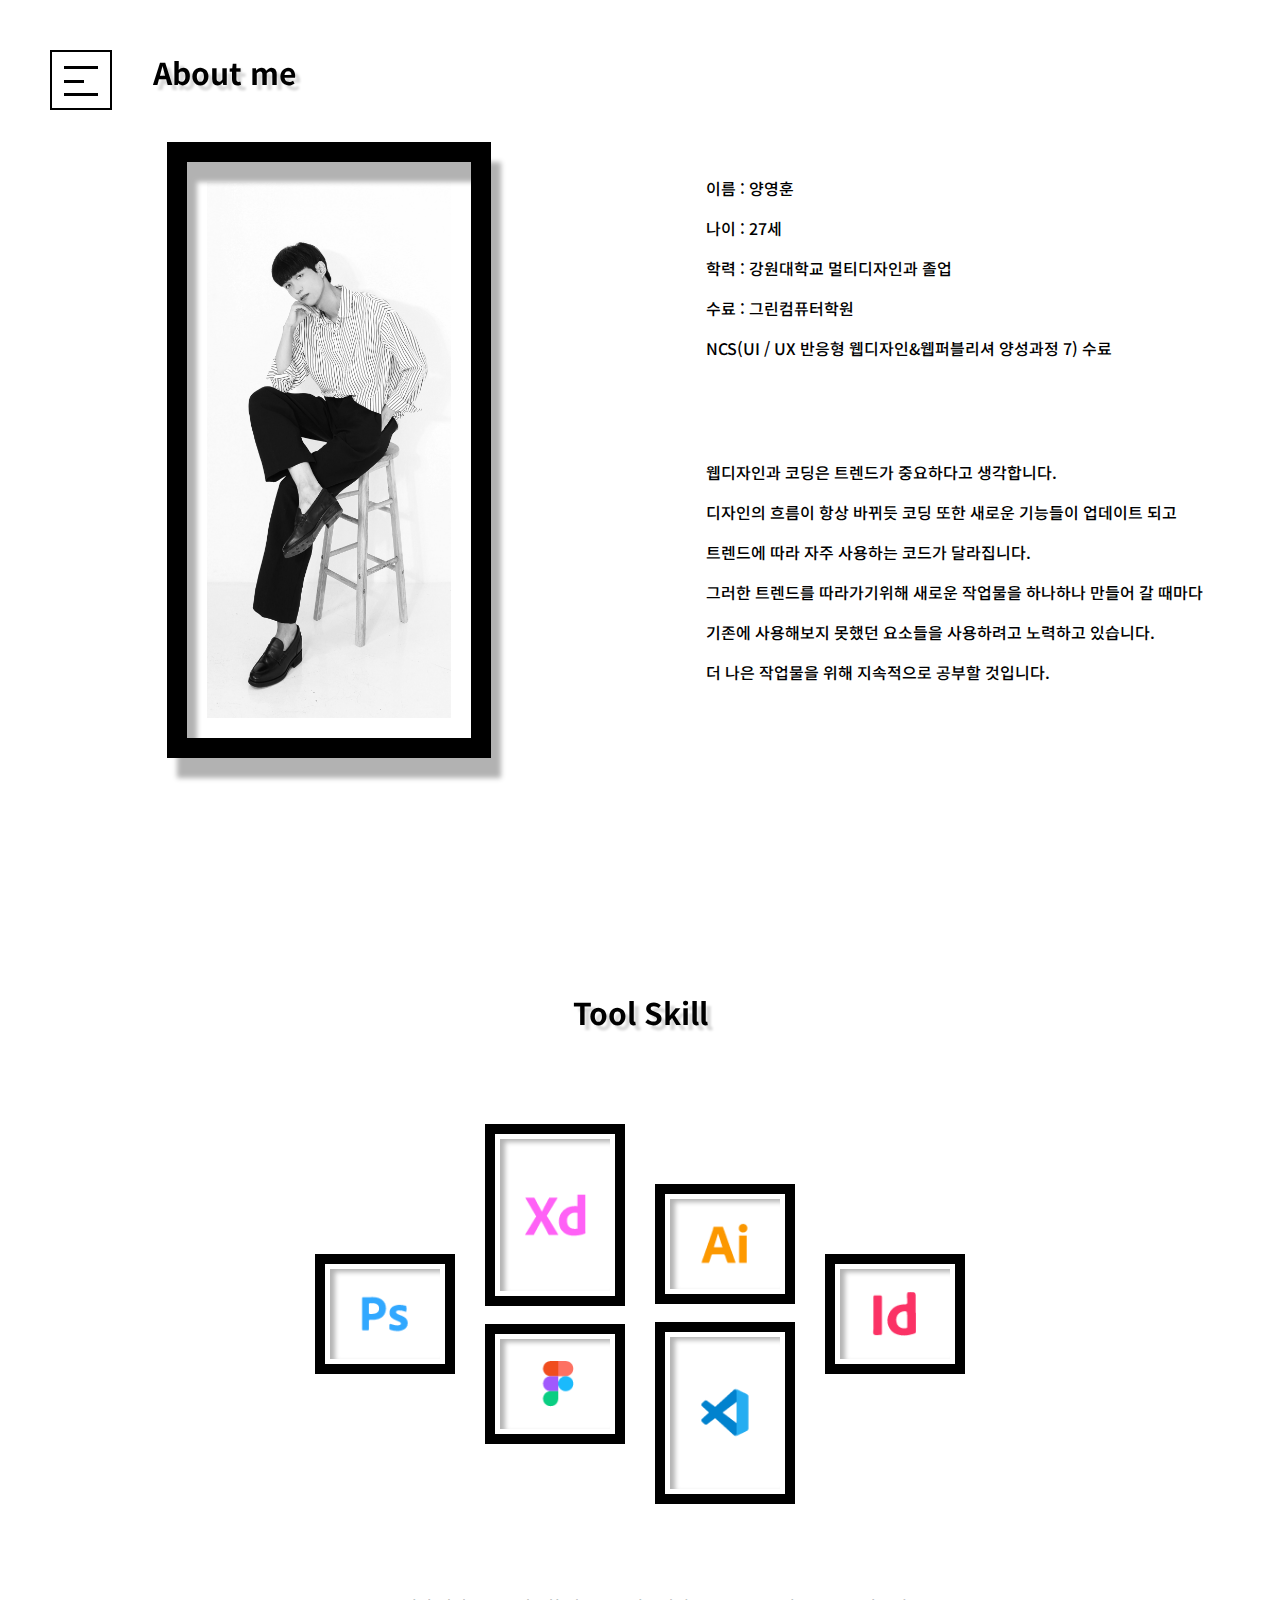
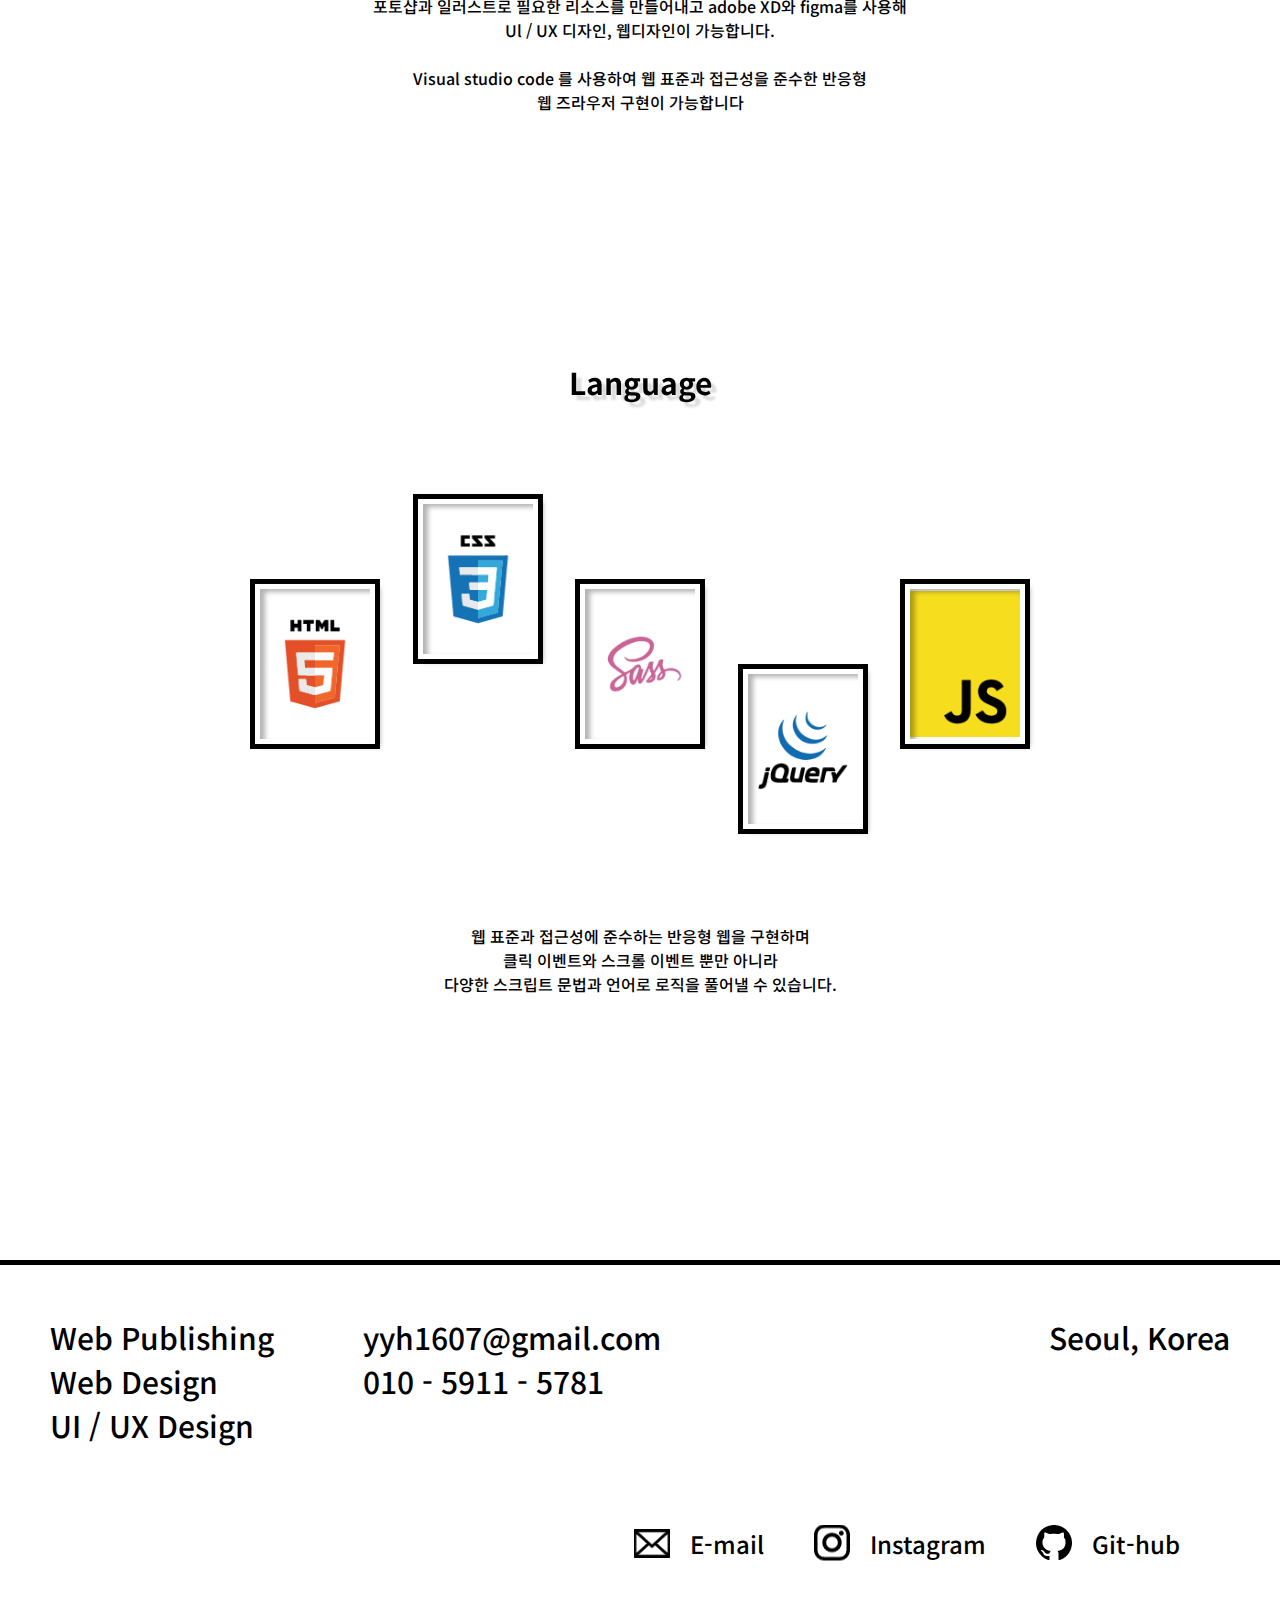
<file: about.html>
<!DOCTYPE html>
<html lang="ko">
<head>
    <meta charset="UTF-8">
    <meta http-equiv="X-UA-Compatible" content="IE=edge">
    <meta name="viewport" content="width=device-width, initial-scale=1.0">
    <title>about</title>
    <link rel="stylesheet" href="./css/about.css">
    <script src="https://ajax.googleapis.com/ajax/libs/jquery/3.6.0/jquery.min.js"></script>
    <script defer src="./js/about.js"></script>
    <script defer src="./js/common.js"></script>
</head>
<body>
    <header>

    </header>


    <main>
        <section class="contain1">

            <h2>About me</h2>

            <div class="frame_box">
                <div class="frame"></div>
                <div class="content">
                    <img src="./img/profile/black3.jpg" alt="">
                </div>
            </div>
            <div class="text">
                <p class="a">이름 : 양영훈
                    나이 : 27세
                    학력 : 강원대학교 멀티디자인과 졸업
                    수료 : 그린컴퓨터학원
                    NCS(UI / UX 반응형 웹디자인&웹퍼블리셔 양성과정 7) 수료</p>
                <p class="b">웹디자인과 코딩은 트렌드가 중요하다고 생각합니다. 
                    디자인의 흐름이 항상 바뀌듯 코딩 또한 새로운 기능들이 업데이트 되고 
                    트렌드에 따라 자주 사용하는 코드가 달라집니다. 
                    그러한 트렌드를 따라가기위해 새로운 작업물을 하나하나 만들어 갈 때마다 
                    기존에 사용해보지 못했던 요소들을 사용하려고 노력하고 있습니다. 
                    더 나은 작업물을 위해 지속적으로 공부할 것입니다.

                </p>
            </div>


        </section>

        <section class="contain2">
            <h2>Tool Skill</h2>
            <div class="frame_warp">

                <div class="small">
                    <div class="frame1"></div>
                    <div class="content1">
                        <img src="./img/icon/ps.png" alt="">
                        <div class="ps">
                            <span>70%</span>
                        </div>
                    </div>
                </div>


                <div class="frame_flex">
                    <div class="medium">
                        <div class="frame1"></div>
                        <div class="content1">
                            <img src="./img/icon/xd.png" alt="">
                            <div class="xd">
                                <span>80%</span>
                            </div>
                        </div>
                    </div>
                    <div class="small" style="margin-bottom: 60px;">
                        <div class="frame1"></div>
                        <div class="content1">
                            <img src="./img/icon/figma.png" alt="">
                            <div class="figma">
                                <span>60%</span>
                            </div>
                        </div>
                    </div>
                </div>


                <div class="frame_flex">
                    <div class="small" style="margin-top: 60px;">
                        <div class="frame1"></div>
                        <div class="content1">
                            <img src="./img/icon/ai.png" alt="">
                            <div class="ai">
                                <span>90%</span>
                            </div>
                            <div></div>
                        </div>
                    </div>
                    <div class="medium">
                        <div class="frame1"></div>
                        <div class="content1">
                            <img src="./img/icon/vsc.png" alt="">
                            <div class="vsc">
                                <span>80%</span>
                            </div>
                        </div>
                    </div>
                </div>


                <div class="small">
                    <div class="frame1"></div>
                    <div class="content1">
                        <img src="./img/icon/id.png" alt="">
                        <div class="id">
                            <span>50%</span>
                        </div>
                    </div>
                </div>


            </div>
            <p>포토샵과 일러스트로 필요한 리소스를 만들어내고 adobe XD와 figma를 사용해 
                Ul / UX 디자인, 웹디자인이 가능합니다.
                
                Visual studio code 를 사용하여 웹 표준과 접근성을 준수한 반응형
                웹 즈라우저 구현이 가능합니다</p>


        </section>

        <section class="contain3">
            <h2>Language</h2>
            <div class="frame_warp2">
                <div>
                    <div class="frame1"></div>
                    <div class="content1">
                        <img src="./img/icon/html.png" alt="">
                        <div class="html">
                            <span>90%</span>
                        </div>
                    </div>
                </div>
                <div>
                    <div class="frame1"></div>
                    <div class="content1">
                        <img src="./img/icon/css.png" alt="">
                        <div class="css">
                            <span>80%</span>
                        </div>
                    </div>
                </div>
                <div>
                    <div class="frame1"></div>
                    <div class="content1">
                        <img src="./img/icon/scss.png" alt="">
                        <div class="scss">
                            <span>70%</span>
                        </div>
                    </div>
                </div>
                <div>
                    <div class="frame1"></div>
                    <div class="content1">
                        <img src="./img/icon/jq.png" alt="">
                        <div class="jq">
                            <span>80%</span>
                        </div>
                    </div>
                </div>
                <div>
                    <div class="frame1"></div>
                    <div class="content1">
                        <img src="./img/icon/js.png" alt="">
                        <div class="js">
                            <span>60%</span>
                        </div>
                    </div>
                </div>
            
            </div>
            <p>웹 표준과 접근성에 준수하는 반응형 웹을 구현하며
                클릭 이벤트와 스크롤 이벤트 뿐만 아니라
                다양한 스크립트 문법과 언어로 로직을 풀어낼 수 있습니다.  </p>
        </section>




    </main>


    <footer></footer>


</body>
</html>
</file>
<file: css/about.css>
@import url(./common.css);
section {
  width: 100%;
  height: 100vh;
}

h2 {
  font-size: 40px;
  font-weight: 700;
  filter: drop-shadow(5px 5px 1px rgba(0, 0, 0, 0.15));
}

.contain1 {
  position: relative;
  padding: 50px;
  display: flex;
  align-items: center;
}
.contain1 > h2 {
  position: absolute;
  top: 50px;
  left: 11.97%;
}
.contain1 .frame_box {
  position: relative;
  margin-left: 9.89%;
  width: 27.47%;
  height: 77.01%;
}
.contain1 .frame_box > .frame {
  position: absolute;
  left: 0;
  top: 0;
  width: 100%;
  height: 100%;
  border: 20px solid #000;
  box-shadow: inset 10px 20px 5px rgba(0, 0, 0, 0.3), 10px 20px 5px rgba(0, 0, 0, 0.3);
  z-index: 1;
}
.contain1 .frame_box > .content {
  position: absolute;
  top: 20px;
  left: 20px;
  width: calc(100% - 40px);
  height: calc(100% - 40px);
  border: solid 20px #fff;
}
.contain1 .frame_box > .content > img {
  width: 100%;
  height: 100%;
  -o-object-fit: cover;
     object-fit: cover;
}
.contain1 .text {
  margin-left: 18.22%;
  white-space: pre-line;
}
.contain1 .text .a {
  margin-bottom: 60px;
}
.contain1 .text > p {
  font-size: 20px;
  font-weight: 500;
  line-height: 40px;
}

.contain2 {
  display: flex;
  flex-direction: column;
  align-items: center;
  margin-bottom: 160px;
}
.contain2 > h2 {
  margin-top: 10vh;
  text-align: center;
}
.contain2 .frame_warp {
  position: relative;
  display: flex;
  justify-content: space-between;
  align-items: center;
  margin-top: 10vh;
  width: 650px;
  height: 380px;
}
.contain2 .frame_warp .frame1 {
  position: absolute;
  left: 0;
  top: 0;
  width: 100%;
  height: 100%;
  border: solid 5px #fff;
  box-shadow: inset 5px 3px 5px rgba(0, 0, 0, 0.3), 5px 3px 5px rgba(0, 0, 0, 0.3);
  z-index: 1;
}
.contain2 .frame_warp .content1 {
  position: absolute;
  left: 5px;
  top: 5px;
  width: calc(100% - 10px);
  height: calc(100% - 10px);
  overflow: hidden;
}
.contain2 .frame_warp .content1 > img {
  width: 100%;
  height: 100%;
  -o-object-fit: contain;
     object-fit: contain;
  transition: 0.3s;
}
.contain2 .frame_warp .content1 > div {
  display: flex;
  justify-content: center;
  align-items: center;
  width: 100%;
  height: 100%;
  transition: 0.5s;
  opacity: 0;
}
.contain2 .frame_warp .content1 > div > span {
  font-size: 30px;
  font-weight: 700;
  color: #fff;
}
.contain2 .frame_warp .small {
  position: relative;
  width: 140px;
  height: 120px;
  border: solid 10px #000;
}
.contain2 .frame_warp .small:hover .content1 > img {
  transform: translateY(-100%);
  opacity: 1;
}
.contain2 .frame_warp .small:hover .content1 > div {
  transform: translateY(-105%);
  opacity: 1;
}
.contain2 .frame_warp .medium {
  position: relative;
  width: 140px;
  height: 182px;
  border: solid 10px #000;
}
.contain2 .frame_warp .medium:hover .content1 > img {
  transform: translateY(-100%);
  opacity: 1;
}
.contain2 .frame_warp .medium:hover .content1 > div {
  transform: translateY(-104%);
  opacity: 1;
}
.contain2 .frame_warp .frame_flex {
  height: 100%;
  display: flex;
  flex-direction: column;
  justify-content: space-between;
}
.contain2 .frame_warp .ps {
  background-color: #31A8FF;
}
.contain2 .frame_warp .xd {
  background-color: #FF61F6;
}
.contain2 .frame_warp .figma {
  background-image: url(../img/icon/bg.png);
  background-repeat: no-repeat;
  background-size: cover;
}
.contain2 .frame_warp .ai {
  background-color: #FC9800;
}
.contain2 .frame_warp .vsc {
  background-color: #0182CE;
}
.contain2 .frame_warp .id {
  background-color: #FB3265;
}
.contain2 > p {
  margin-top: 10vh;
  text-align: center;
  white-space: pre-line;
  font-size: 20px;
  font-weight: 40px;
}

.contain3 {
  display: flex;
  flex-direction: column;
  align-items: center;
}
.contain3 > h2 {
  margin-bottom: 10vh;
}
.contain3 .frame_warp2 {
  display: flex;
  justify-content: space-between;
  align-items: center;
  margin-bottom: 10vh;
  width: 780px;
  height: 340px;
}
.contain3 .frame_warp2 > div {
  position: relative;
  width: 130px;
  height: 170px;
  border: solid 5px #000;
}
.contain3 .frame_warp2 > div:hover .content1 > img {
  transform: translateY(-100%);
  opacity: 1;
}
.contain3 .frame_warp2 > div:hover .content1 > div {
  transform: translateY(-103%);
  opacity: 1;
}
.contain3 .frame_warp2 > div:nth-of-type(2) {
  margin-bottom: 170px;
}
.contain3 .frame_warp2 > div:nth-of-type(4) {
  margin-top: 170px;
}
.contain3 .frame_warp2 > div .frame1 {
  position: absolute;
  left: 0;
  top: 0;
  width: 100%;
  height: 100%;
  border: solid 5px #fff;
  box-shadow: inset 5px 3px 5px rgba(0, 0, 0, 0.3), 5px 3px 5px rgba(0, 0, 0, 0.3);
  z-index: 1;
}
.contain3 .frame_warp2 > div .content1 {
  position: absolute;
  left: 5px;
  top: 5px;
  width: calc(100% - 10px);
  height: calc(100% - 10px);
  overflow: hidden;
}
.contain3 .frame_warp2 > div .content1 > img {
  width: 100%;
  height: 100%;
  -o-object-fit: contain;
     object-fit: contain;
  transition: 0.3s;
}
.contain3 .frame_warp2 > div .content1 > div {
  display: flex;
  justify-content: center;
  align-items: center;
  width: 100%;
  height: 100%;
  transition: 0.5s;
  opacity: 0;
}
.contain3 .frame_warp2 > div .content1 > div > span {
  font-size: 30px;
  font-weight: 700;
  color: #fff;
}
.contain3 .frame_warp2 > div .html {
  background-color: #F0662B;
}
.contain3 .frame_warp2 > div .css {
  background-color: #33A8DB;
}
.contain3 .frame_warp2 > div .scss {
  background-color: #C86496;
}
.contain3 .frame_warp2 > div .jq {
  background-color: #116BAF;
}
.contain3 .frame_warp2 > div .js {
  background-color: #F6DE1E;
}
.contain3 .frame_warp2 > div .js > span {
  color: #000 !important;
}
.contain3 > p {
  text-align: center;
  white-space: pre-line;
  font-size: 20px;
  font-weight: 40px;
}

@media (min-width: 1280px) and (max-width: 1919px) {
  h2 {
    font-size: 30px;
    font-weight: 700;
    filter: drop-shadow(5px 5px 1px rgba(0, 0, 0, 0.15));
  }
  .contain1 {
    position: relative;
    padding: 50px;
    display: flex;
    align-items: center;
  }
  .contain1 > h2 {
    position: absolute;
    top: 50px;
    left: 11.97%;
  }
  .contain1 .frame_box {
    position: relative;
    margin-left: 9.89%;
    width: 27.47%;
    height: 77.01%;
  }
  .contain1 .frame_box > .frame {
    position: absolute;
    left: 0;
    top: 0;
    width: 100%;
    height: 100%;
    border: 20px solid #000;
    box-shadow: inset 10px 20px 5px rgba(0, 0, 0, 0.3), 10px 20px 5px rgba(0, 0, 0, 0.3);
    z-index: 1;
  }
  .contain1 .frame_box > .content {
    position: absolute;
    top: 20px;
    left: 20px;
    width: calc(100% - 40px);
    height: calc(100% - 40px);
    border: solid 20px #fff;
  }
  .contain1 .frame_box > .content > img {
    width: 100%;
    height: 100%;
    -o-object-fit: cover;
       object-fit: cover;
  }
  .contain1 .text {
    margin-left: 18.22%;
    white-space: pre-line;
  }
  .contain1 .text .a {
    margin-bottom: 60px;
  }
  .contain1 .text > p {
    font-size: 16px;
    font-weight: 500;
    line-height: 40px;
  }
  .contain2 {
    display: flex;
    flex-direction: column;
    align-items: center;
    margin-bottom: 160px;
  }
  .contain2 > h2 {
    margin-top: 10vh;
    text-align: center;
  }
  .contain2 .frame_warp {
    position: relative;
    display: flex;
    justify-content: space-between;
    align-items: center;
    margin-top: 10vh;
    width: 650px;
    height: 380px;
  }
  .contain2 .frame_warp .frame1 {
    position: absolute;
    left: 0;
    top: 0;
    width: 100%;
    height: 100%;
    border: solid 5px #fff;
    box-shadow: inset 5px 3px 5px rgba(0, 0, 0, 0.3), 5px 3px 5px rgba(0, 0, 0, 0.3);
    z-index: 1;
  }
  .contain2 .frame_warp .content1 {
    position: absolute;
    left: 5px;
    top: 5px;
    width: calc(100% - 10px);
    height: calc(100% - 10px);
    overflow: hidden;
  }
  .contain2 .frame_warp .content1 > img {
    width: 100%;
    height: 100%;
    -o-object-fit: contain;
       object-fit: contain;
    transition: 0.3s;
  }
  .contain2 .frame_warp .content1 > div {
    display: flex;
    justify-content: center;
    align-items: center;
    width: 100%;
    height: 100%;
    transition: 0.5s;
    opacity: 0;
  }
  .contain2 .frame_warp .content1 > div > span {
    font-size: 30px;
    font-weight: 700;
    color: #fff;
  }
  .contain2 .frame_warp .small {
    position: relative;
    width: 140px;
    height: 120px;
    border: solid 10px #000;
  }
  .contain2 .frame_warp .small:hover .content1 > img {
    transform: translateY(-100%);
    opacity: 1;
  }
  .contain2 .frame_warp .small:hover .content1 > div {
    transform: translateY(-105%);
    opacity: 1;
  }
  .contain2 .frame_warp .medium {
    position: relative;
    width: 140px;
    height: 182px;
    border: solid 10px #000;
  }
  .contain2 .frame_warp .medium:hover .content1 > img {
    transform: translateY(-100%);
    opacity: 1;
  }
  .contain2 .frame_warp .medium:hover .content1 > div {
    transform: translateY(-104%);
    opacity: 1;
  }
  .contain2 .frame_warp .frame_flex {
    height: 100%;
    display: flex;
    flex-direction: column;
    justify-content: space-between;
  }
  .contain2 .frame_warp .ps {
    background-color: #31A8FF;
  }
  .contain2 .frame_warp .xd {
    background-color: #FF61F6;
  }
  .contain2 .frame_warp .figma {
    background-image: url(../img/icon/bg.png);
    background-repeat: no-repeat;
    background-size: cover;
  }
  .contain2 .frame_warp .ai {
    background-color: #FC9800;
  }
  .contain2 .frame_warp .vsc {
    background-color: #0182CE;
  }
  .contain2 .frame_warp .id {
    background-color: #FB3265;
  }
  .contain2 > p {
    margin-top: 10vh;
    text-align: center;
    white-space: pre-line;
    font-size: 16px;
    font-weight: 40px;
  }
  .contain3 {
    display: flex;
    flex-direction: column;
    align-items: center;
  }
  .contain3 > h2 {
    margin-bottom: 10vh;
  }
  .contain3 .frame_warp2 {
    display: flex;
    justify-content: space-between;
    align-items: center;
    margin-bottom: 10vh;
    width: 780px;
    height: 340px;
  }
  .contain3 .frame_warp2 > div {
    position: relative;
    width: 130px;
    height: 170px;
    border: solid 5px #000;
  }
  .contain3 .frame_warp2 > div:hover .content1 > img {
    transform: translateY(-100%);
    opacity: 1;
  }
  .contain3 .frame_warp2 > div:hover .content1 > div {
    transform: translateY(-103%);
    opacity: 1;
  }
  .contain3 .frame_warp2 > div:nth-of-type(2) {
    margin-bottom: 170px;
  }
  .contain3 .frame_warp2 > div:nth-of-type(4) {
    margin-top: 170px;
  }
  .contain3 .frame_warp2 > div .frame1 {
    position: absolute;
    left: 0;
    top: 0;
    width: 100%;
    height: 100%;
    border: solid 5px #fff;
    box-shadow: inset 5px 3px 5px rgba(0, 0, 0, 0.3), 5px 3px 5px rgba(0, 0, 0, 0.3);
    z-index: 1;
  }
  .contain3 .frame_warp2 > div .content1 {
    position: absolute;
    left: 5px;
    top: 5px;
    width: calc(100% - 10px);
    height: calc(100% - 10px);
    overflow: hidden;
  }
  .contain3 .frame_warp2 > div .content1 > img {
    width: 100%;
    height: 100%;
    -o-object-fit: contain;
       object-fit: contain;
    transition: 0.3s;
  }
  .contain3 .frame_warp2 > div .content1 > div {
    display: flex;
    justify-content: center;
    align-items: center;
    width: 100%;
    height: 100%;
    transition: 0.5s;
    opacity: 0;
  }
  .contain3 .frame_warp2 > div .content1 > div > span {
    font-size: 30px;
    font-weight: 700;
    color: #fff;
  }
  .contain3 .frame_warp2 > div .html {
    background-color: #F0662B;
  }
  .contain3 .frame_warp2 > div .css {
    background-color: #33A8DB;
  }
  .contain3 .frame_warp2 > div .scss {
    background-color: #C86496;
  }
  .contain3 .frame_warp2 > div .jq {
    background-color: #116BAF;
  }
  .contain3 .frame_warp2 > div .js {
    background-color: #F6DE1E;
  }
  .contain3 .frame_warp2 > div .js > span {
    color: #000 !important;
  }
  .contain3 > p {
    text-align: center;
    white-space: pre-line;
    font-size: 16px;
    font-weight: 40px;
  }
}
@media (min-width: 1025px) and (max-width: 1279px) {
  h2 {
    font-size: 30px;
    font-weight: 700;
    filter: drop-shadow(5px 5px 1px rgba(0, 0, 0, 0.15));
  }
  .contain1 {
    position: relative;
    padding: 50px;
    display: flex;
    align-items: center;
  }
  .contain1 > h2 {
    position: absolute;
    top: 50px;
    left: 11.97%;
  }
  .contain1 .frame_box {
    position: relative;
    margin-left: 9.89%;
    width: 27.47%;
    height: 77.01%;
  }
  .contain1 .frame_box > .frame {
    position: absolute;
    left: 0;
    top: 0;
    width: 100%;
    height: 100%;
    border: 20px solid #000;
    box-shadow: inset 10px 20px 5px rgba(0, 0, 0, 0.3), 10px 20px 5px rgba(0, 0, 0, 0.3);
    z-index: 1;
  }
  .contain1 .frame_box > .content {
    position: absolute;
    top: 20px;
    left: 20px;
    width: calc(100% - 40px);
    height: calc(100% - 40px);
    border: solid 20px #fff;
  }
  .contain1 .frame_box > .content > img {
    width: 100%;
    height: 100%;
    -o-object-fit: cover;
       object-fit: cover;
  }
  .contain1 .text {
    margin-left: 18.22%;
    white-space: pre-line;
  }
  .contain1 .text .a {
    margin-bottom: 60px;
  }
  .contain1 .text > p {
    font-size: 14px;
    font-weight: 500;
    line-height: 40px;
  }
  .contain2 {
    display: flex;
    flex-direction: column;
    align-items: center;
    margin-bottom: 160px;
  }
  .contain2 > h2 {
    margin-top: 10vh;
    text-align: center;
  }
  .contain2 .frame_warp {
    position: relative;
    display: flex;
    justify-content: space-between;
    align-items: center;
    margin-top: 10vh;
    width: 650px;
    height: 380px;
  }
  .contain2 .frame_warp .frame1 {
    position: absolute;
    left: 0;
    top: 0;
    width: 100%;
    height: 100%;
    border: solid 5px #fff;
    box-shadow: inset 5px 3px 5px rgba(0, 0, 0, 0.3), 5px 3px 5px rgba(0, 0, 0, 0.3);
    z-index: 1;
  }
  .contain2 .frame_warp .content1 {
    position: absolute;
    left: 5px;
    top: 5px;
    width: calc(100% - 10px);
    height: calc(100% - 10px);
    overflow: hidden;
  }
  .contain2 .frame_warp .content1 > img {
    width: 100%;
    height: 100%;
    -o-object-fit: contain;
       object-fit: contain;
    transition: 0.3s;
  }
  .contain2 .frame_warp .content1 > div {
    display: flex;
    justify-content: center;
    align-items: center;
    width: 100%;
    height: 100%;
    transition: 0.5s;
    opacity: 0;
  }
  .contain2 .frame_warp .content1 > div > span {
    font-size: 30px;
    font-weight: 700;
    color: #fff;
  }
  .contain2 .frame_warp .small {
    position: relative;
    width: 140px;
    height: 120px;
    border: solid 10px #000;
  }
  .contain2 .frame_warp .small:hover .content1 > img {
    transform: translateY(-100%);
    opacity: 1;
  }
  .contain2 .frame_warp .small:hover .content1 > div {
    transform: translateY(-105%);
    opacity: 1;
  }
  .contain2 .frame_warp .medium {
    position: relative;
    width: 140px;
    height: 182px;
    border: solid 10px #000;
  }
  .contain2 .frame_warp .medium:hover .content1 > img {
    transform: translateY(-100%);
    opacity: 1;
  }
  .contain2 .frame_warp .medium:hover .content1 > div {
    transform: translateY(-104%);
    opacity: 1;
  }
  .contain2 .frame_warp .frame_flex {
    height: 100%;
    display: flex;
    flex-direction: column;
    justify-content: space-between;
  }
  .contain2 .frame_warp .ps {
    background-color: #31A8FF;
  }
  .contain2 .frame_warp .xd {
    background-color: #FF61F6;
  }
  .contain2 .frame_warp .figma {
    background-image: url(../img/icon/bg.png);
    background-repeat: no-repeat;
    background-size: cover;
  }
  .contain2 .frame_warp .ai {
    background-color: #FC9800;
  }
  .contain2 .frame_warp .vsc {
    background-color: #0182CE;
  }
  .contain2 .frame_warp .id {
    background-color: #FB3265;
  }
  .contain2 > p {
    margin-top: 10vh;
    text-align: center;
    white-space: pre-line;
    font-size: 16px;
    font-weight: 40px;
  }
  .contain3 {
    display: flex;
    flex-direction: column;
    align-items: center;
  }
  .contain3 > h2 {
    margin-bottom: 10vh;
  }
  .contain3 .frame_warp2 {
    display: flex;
    justify-content: space-between;
    align-items: center;
    margin-bottom: 10vh;
    width: 780px;
    height: 340px;
  }
  .contain3 .frame_warp2 > div {
    position: relative;
    width: 130px;
    height: 170px;
    border: solid 5px #000;
  }
  .contain3 .frame_warp2 > div:hover .content1 > img {
    transform: translateY(-100%);
    opacity: 1;
  }
  .contain3 .frame_warp2 > div:hover .content1 > div {
    transform: translateY(-103%);
    opacity: 1;
  }
  .contain3 .frame_warp2 > div:nth-of-type(2) {
    margin-bottom: 170px;
  }
  .contain3 .frame_warp2 > div:nth-of-type(4) {
    margin-top: 170px;
  }
  .contain3 .frame_warp2 > div .frame1 {
    position: absolute;
    left: 0;
    top: 0;
    width: 100%;
    height: 100%;
    border: solid 5px #fff;
    box-shadow: inset 5px 3px 5px rgba(0, 0, 0, 0.3), 5px 3px 5px rgba(0, 0, 0, 0.3);
    z-index: 1;
  }
  .contain3 .frame_warp2 > div .content1 {
    position: absolute;
    left: 5px;
    top: 5px;
    width: calc(100% - 10px);
    height: calc(100% - 10px);
    overflow: hidden;
  }
  .contain3 .frame_warp2 > div .content1 > img {
    width: 100%;
    height: 100%;
    -o-object-fit: contain;
       object-fit: contain;
    transition: 0.3s;
  }
  .contain3 .frame_warp2 > div .content1 > div {
    display: flex;
    justify-content: center;
    align-items: center;
    width: 100%;
    height: 100%;
    transition: 0.5s;
    opacity: 0;
  }
  .contain3 .frame_warp2 > div .content1 > div > span {
    font-size: 30px;
    font-weight: 700;
    color: #fff;
  }
  .contain3 .frame_warp2 > div .html {
    background-color: #F0662B;
  }
  .contain3 .frame_warp2 > div .css {
    background-color: #33A8DB;
  }
  .contain3 .frame_warp2 > div .scss {
    background-color: #C86496;
  }
  .contain3 .frame_warp2 > div .jq {
    background-color: #116BAF;
  }
  .contain3 .frame_warp2 > div .js {
    background-color: #F6DE1E;
  }
  .contain3 .frame_warp2 > div .js > span {
    color: #000 !important;
  }
  .contain3 > p {
    text-align: center;
    white-space: pre-line;
    font-size: 16px;
    font-weight: 40px;
  }
}
@media (min-width: 320px) and (max-width: 767px) {
  section {
    width: 100%;
    height: 100%;
  }
  h2 {
    font-size: 20px;
    font-weight: 700;
    filter: drop-shadow(5px 5px 1px rgba(0, 0, 0, 0.15));
  }
  .contain1 {
    padding: 20px;
    display: block;
    margin-bottom: 130px;
  }
  .contain1 > h2 {
    width: 100%;
    position: absolute;
    top: 90px;
    left: 0;
    text-align: center;
  }
  .contain1 .frame_box {
    position: relative;
    margin-left: 0;
    margin: 150px auto 0;
    width: 70%;
    height: 40vh;
  }
  .contain1 .frame_box > .frame {
    position: absolute;
    left: 0;
    top: 0;
    width: 100%;
    height: 100%;
    border: 10px solid #000;
    box-shadow: inset 10px 10px 5px rgba(0, 0, 0, 0.3), 10px 10px 5px rgba(0, 0, 0, 0.3);
    z-index: 1;
  }
  .contain1 .frame_box > .content {
    position: absolute;
    top: 10px;
    left: 10px;
    width: calc(100% - 20px);
    height: calc(100% - 20px);
    border: solid 10px #fff;
  }
  .contain1 .frame_box > .content > img {
    width: 100%;
    height: 100%;
    -o-object-fit: cover;
       object-fit: cover;
    -o-object-position: top;
       object-position: top;
  }
  .contain1 .text {
    width: 66%;
    margin: 50px auto 0;
    white-space: pre-line;
    line-height: 0;
  }
  .contain1 .text .a {
    margin-bottom: 50px;
  }
  .contain1 .text .b {
    font-size: 12px;
    white-space: normal;
  }
  .contain1 .text > p {
    font-size: 14px;
    font-weight: 500;
    line-height: 21px;
  }
  .contain2 {
    display: flex;
    flex-direction: column;
    align-items: center;
    margin-bottom: 160px;
  }
  .contain2 > h2 {
    margin-top: 0;
    text-align: center;
  }
  .contain2 .frame_warp {
    position: relative;
    display: flex;
    justify-content: space-between;
    align-items: center;
    margin-top: 70px;
    width: 300px;
    height: 172px;
  }
  .contain2 .frame_warp .frame1 {
    position: absolute;
    left: 0;
    top: 0;
    width: 100%;
    height: 100%;
    border: solid 5px #fff;
    box-shadow: inset 5px 3px 5px rgba(0, 0, 0, 0.3), 5px 3px 5px rgba(0, 0, 0, 0.3);
    z-index: 1;
  }
  .contain2 .frame_warp .content1 {
    position: absolute;
    left: 5px;
    top: 5px;
    width: calc(100% - 10px);
    height: calc(100% - 10px);
    overflow: hidden;
  }
  .contain2 .frame_warp .content1 > img {
    width: 100%;
    height: 100%;
    -o-object-fit: contain;
       object-fit: contain;
    transition: 0.3s;
  }
  .contain2 .frame_warp .content1 > div {
    display: flex;
    justify-content: center;
    align-items: center;
    width: 100%;
    height: 100%;
    transition: 0.5s;
    opacity: 0;
  }
  .contain2 .frame_warp .content1 > div > span {
    font-size: 12px;
    font-weight: 700;
    color: #fff;
  }
  .contain2 .frame_warp .small {
    position: relative;
    width: 60px;
    height: 50px;
    border: solid 5px #000;
  }
  .contain2 .frame_warp .small:hover .content1 > img {
    transform: translateY(-100%);
    opacity: 1;
  }
  .contain2 .frame_warp .small:hover .content1 > div {
    transform: translateY(-115%);
    opacity: 1;
  }
  .contain2 .frame_warp .small:nth-of-type(2) {
    margin-bottom: 30px !important;
  }
  .contain2 .frame_warp .medium {
    position: relative;
    width: 60px;
    height: 80px;
    border: solid 5px #000;
  }
  .contain2 .frame_warp .medium:hover .content1 > img {
    transform: translateY(-100%);
    opacity: 1;
  }
  .contain2 .frame_warp .medium:hover .content1 > div {
    transform: translateY(-109%);
    opacity: 1;
  }
  .contain2 .frame_warp .frame_flex {
    height: 100%;
    display: flex;
    flex-direction: column;
    justify-content: space-between;
  }
  .contain2 .frame_warp .frame_flex > .small:nth-of-type(1) {
    margin-top: 30px !important;
  }
  .contain2 .frame_warp .ps {
    background-color: #31A8FF;
  }
  .contain2 .frame_warp .xd {
    background-color: #FF61F6;
  }
  .contain2 .frame_warp .figma {
    background-image: url(../img/icon/bg.png);
    background-repeat: no-repeat;
    background-size: cover;
  }
  .contain2 .frame_warp .ai {
    background-color: #FC9800;
  }
  .contain2 .frame_warp .vsc {
    background-color: #0182CE;
  }
  .contain2 .frame_warp .id {
    background-color: #FB3265;
  }
  .contain2 > p {
    width: 70%;
    margin-top: 70px;
    text-align: center;
    white-space: normal;
    font-size: 12px;
    font-weight: 400;
  }
  .contain3 {
    display: flex;
    flex-direction: column;
    align-items: center;
    margin-bottom: 150px;
  }
  .contain3 > h2 {
    margin-bottom: 70px;
  }
  .contain3 .frame_warp2 {
    display: flex;
    justify-content: space-between;
    align-items: center;
    margin-bottom: 70px;
    width: 300px;
    height: 130px;
  }
  .contain3 .frame_warp2 > div {
    position: relative;
    width: 50px;
    height: 65px;
    border: solid 3px #000;
  }
  .contain3 .frame_warp2 > div:hover .content1 > img {
    transform: translateY(-104%);
    opacity: 1;
  }
  .contain3 .frame_warp2 > div:hover .content1 > div {
    transform: translateY(-110%);
    opacity: 1;
  }
  .contain3 .frame_warp2 > div:nth-of-type(2) {
    margin-bottom: 65px;
  }
  .contain3 .frame_warp2 > div:nth-of-type(4) {
    margin-top: 65px;
  }
  .contain3 .frame_warp2 > div .frame1 {
    position: absolute;
    left: 0;
    top: 0;
    width: 100%;
    height: 100%;
    border: solid 5px #fff;
    box-shadow: inset 5px 3px 5px rgba(0, 0, 0, 0.3), 5px 3px 5px rgba(0, 0, 0, 0.3);
    z-index: 1;
  }
  .contain3 .frame_warp2 > div .content1 {
    position: absolute;
    left: 5px;
    top: 5px;
    width: calc(100% - 10px);
    height: calc(100% - 10px);
    overflow: hidden;
  }
  .contain3 .frame_warp2 > div .content1 > img {
    width: 100%;
    height: 100%;
    -o-object-fit: cover;
       object-fit: cover;
    transition: 0.3s;
  }
  .contain3 .frame_warp2 > div .content1 > div {
    display: flex;
    justify-content: center;
    align-items: center;
    width: 100%;
    height: 100%;
    transition: 0.5s;
    opacity: 0;
  }
  .contain3 .frame_warp2 > div .content1 > div > span {
    font-size: 12px;
    font-weight: 700;
    color: #fff;
  }
  .contain3 .frame_warp2 > div .html {
    background-color: #F0662B;
  }
  .contain3 .frame_warp2 > div .css {
    background-color: #33A8DB;
  }
  .contain3 .frame_warp2 > div .scss {
    background-color: #C86496;
  }
  .contain3 .frame_warp2 > div .jq {
    background-color: #116BAF;
  }
  .contain3 .frame_warp2 > div .js {
    background-color: #F6DE1E;
  }
  .contain3 .frame_warp2 > div .js > span {
    color: #000 !important;
  }
  .contain3 > p {
    width: 70%;
    margin-top: 70px;
    text-align: center;
    white-space: normal;
    font-size: 12px;
    font-weight: 400;
  }
}
@media (min-width: 768px) and (max-width: 1024px) {
  section {
    width: 100%;
    height: 100%;
  }
  h2 {
    font-size: 20px;
    font-weight: 700;
    filter: drop-shadow(5px 5px 1px rgba(0, 0, 0, 0.15));
  }
  .contain1 {
    padding: 20px;
    display: block;
    margin-bottom: 130px;
  }
  .contain1 > h2 {
    width: 100%;
    position: absolute;
    top: 90px;
    left: 0;
    text-align: center;
  }
  .contain1 .frame_box {
    position: relative;
    margin-left: 0;
    margin: 150px auto 0;
    width: 70%;
    height: 40vh;
  }
  .contain1 .frame_box > .frame {
    position: absolute;
    left: 0;
    top: 0;
    width: 100%;
    height: 100%;
    border: 10px solid #000;
    box-shadow: inset 10px 10px 5px rgba(0, 0, 0, 0.3), 10px 10px 5px rgba(0, 0, 0, 0.3);
    z-index: 1;
  }
  .contain1 .frame_box > .content {
    position: absolute;
    top: 10px;
    left: 10px;
    width: calc(100% - 20px);
    height: calc(100% - 20px);
    border: solid 10px #fff;
  }
  .contain1 .frame_box > .content > img {
    width: 100%;
    height: 100%;
    -o-object-fit: cover;
       object-fit: cover;
    -o-object-position: top;
       object-position: top;
  }
  .contain1 .text {
    width: 66%;
    margin: 50px auto 0;
    white-space: pre-line;
    line-height: 0;
  }
  .contain1 .text .a {
    margin-bottom: 50px;
  }
  .contain1 .text .b {
    font-size: 14px;
    white-space: normal;
    font-weight: 400;
  }
  .contain1 .text > p {
    font-size: 18px;
    font-weight: 500;
    line-height: 27px;
  }
  .contain2 {
    display: flex;
    flex-direction: column;
    align-items: center;
    margin-bottom: 160px;
  }
  .contain2 > h2 {
    margin-top: 0;
    text-align: center;
  }
  .contain2 .frame_warp {
    position: relative;
    display: flex;
    justify-content: space-between;
    align-items: center;
    margin-top: 70px;
    width: 600px;
    height: 344px;
  }
  .contain2 .frame_warp .frame1 {
    position: absolute;
    left: 0;
    top: 0;
    width: 100%;
    height: 100%;
    border: solid 5px #fff;
    box-shadow: inset 5px 3px 5px rgba(0, 0, 0, 0.3), 5px 3px 5px rgba(0, 0, 0, 0.3);
    z-index: 1;
  }
  .contain2 .frame_warp .content1 {
    position: absolute;
    left: 5px;
    top: 5px;
    width: calc(100% - 10px);
    height: calc(100% - 10px);
    overflow: hidden;
  }
  .contain2 .frame_warp .content1 > img {
    width: 100%;
    height: 100%;
    -o-object-fit: contain;
       object-fit: contain;
    transition: 0.3s;
  }
  .contain2 .frame_warp .content1 > div {
    display: flex;
    justify-content: center;
    align-items: center;
    width: 100%;
    height: 100%;
    transition: 0.5s;
    opacity: 0;
  }
  .contain2 .frame_warp .content1 > div > span {
    font-size: 12px;
    font-weight: 700;
    color: #fff;
  }
  .contain2 .frame_warp .small {
    position: relative;
    width: 120px;
    height: 100px;
    border: solid 5px #000;
  }
  .contain2 .frame_warp .small:hover .content1 > img {
    transform: translateY(-100%);
    opacity: 1;
  }
  .contain2 .frame_warp .small:hover .content1 > div {
    transform: translateY(-115%);
    opacity: 1;
  }
  .contain2 .frame_warp .small:nth-of-type(2) {
    margin-bottom: 60px !important;
  }
  .contain2 .frame_warp .medium {
    position: relative;
    width: 120px;
    height: 160px;
    border: solid 5px #000;
  }
  .contain2 .frame_warp .medium:hover .content1 > img {
    transform: translateY(-100%);
    opacity: 1;
  }
  .contain2 .frame_warp .medium:hover .content1 > div {
    transform: translateY(-109%);
    opacity: 1;
  }
  .contain2 .frame_warp .frame_flex {
    height: 100%;
    display: flex;
    flex-direction: column;
    justify-content: space-between;
  }
  .contain2 .frame_warp .frame_flex > .small:nth-of-type(1) {
    margin-top: 60px !important;
  }
  .contain2 .frame_warp .ps {
    background-color: #31A8FF;
  }
  .contain2 .frame_warp .xd {
    background-color: #FF61F6;
  }
  .contain2 .frame_warp .figma {
    background-image: url(../img/icon/bg.png);
    background-repeat: no-repeat;
    background-size: cover;
  }
  .contain2 .frame_warp .ai {
    background-color: #FC9800;
  }
  .contain2 .frame_warp .vsc {
    background-color: #0182CE;
  }
  .contain2 .frame_warp .id {
    background-color: #FB3265;
  }
  .contain2 > p {
    width: 70%;
    margin-top: 70px;
    text-align: center;
    white-space: normal;
    font-size: 16px;
    font-weight: 400;
  }
  .contain3 {
    display: flex;
    flex-direction: column;
    align-items: center;
    margin-bottom: 150px;
  }
  .contain3 > h2 {
    margin-bottom: 70px;
  }
  .contain3 .frame_warp2 {
    display: flex;
    justify-content: space-between;
    align-items: center;
    margin-bottom: 70px;
    width: 600px;
    height: 260px;
  }
  .contain3 .frame_warp2 > div {
    position: relative;
    width: 100px;
    height: 130px;
    border: solid 5px #000;
  }
  .contain3 .frame_warp2 > div:hover .content1 > img {
    transform: translateY(-104%);
    opacity: 1;
  }
  .contain3 .frame_warp2 > div:hover .content1 > div {
    transform: translateY(-110%);
    opacity: 1;
  }
  .contain3 .frame_warp2 > div:nth-of-type(2) {
    margin-bottom: 130px;
  }
  .contain3 .frame_warp2 > div:nth-of-type(4) {
    margin-top: 130px;
  }
  .contain3 .frame_warp2 > div .frame1 {
    position: absolute;
    left: 0;
    top: 0;
    width: 100%;
    height: 100%;
    border: solid 5px #fff;
    box-shadow: inset 5px 3px 5px rgba(0, 0, 0, 0.3), 5px 3px 5px rgba(0, 0, 0, 0.3);
    z-index: 1;
  }
  .contain3 .frame_warp2 > div .content1 {
    position: absolute;
    left: 5px;
    top: 5px;
    width: calc(100% - 10px);
    height: calc(100% - 10px);
    overflow: hidden;
  }
  .contain3 .frame_warp2 > div .content1 > img {
    width: 100%;
    height: 100%;
    -o-object-fit: cover;
       object-fit: cover;
    transition: 0.3s;
  }
  .contain3 .frame_warp2 > div .content1 > div {
    display: flex;
    justify-content: center;
    align-items: center;
    width: 100%;
    height: 100%;
    transition: 0.5s;
    opacity: 0;
  }
  .contain3 .frame_warp2 > div .content1 > div > span {
    font-size: 12px;
    font-weight: 700;
    color: #fff;
  }
  .contain3 .frame_warp2 > div .html {
    background-color: #F0662B;
  }
  .contain3 .frame_warp2 > div .css {
    background-color: #33A8DB;
  }
  .contain3 .frame_warp2 > div .scss {
    background-color: #C86496;
  }
  .contain3 .frame_warp2 > div .jq {
    background-color: #116BAF;
  }
  .contain3 .frame_warp2 > div .js {
    background-color: #F6DE1E;
  }
  .contain3 .frame_warp2 > div .js > span {
    color: #000 !important;
  }
  .contain3 > p {
    width: 70%;
    margin-top: 70px;
    text-align: center;
    white-space: normal;
    font-size: 16px;
    font-weight: 400;
  }
}/*# sourceMappingURL=about.css.map */
</file>
